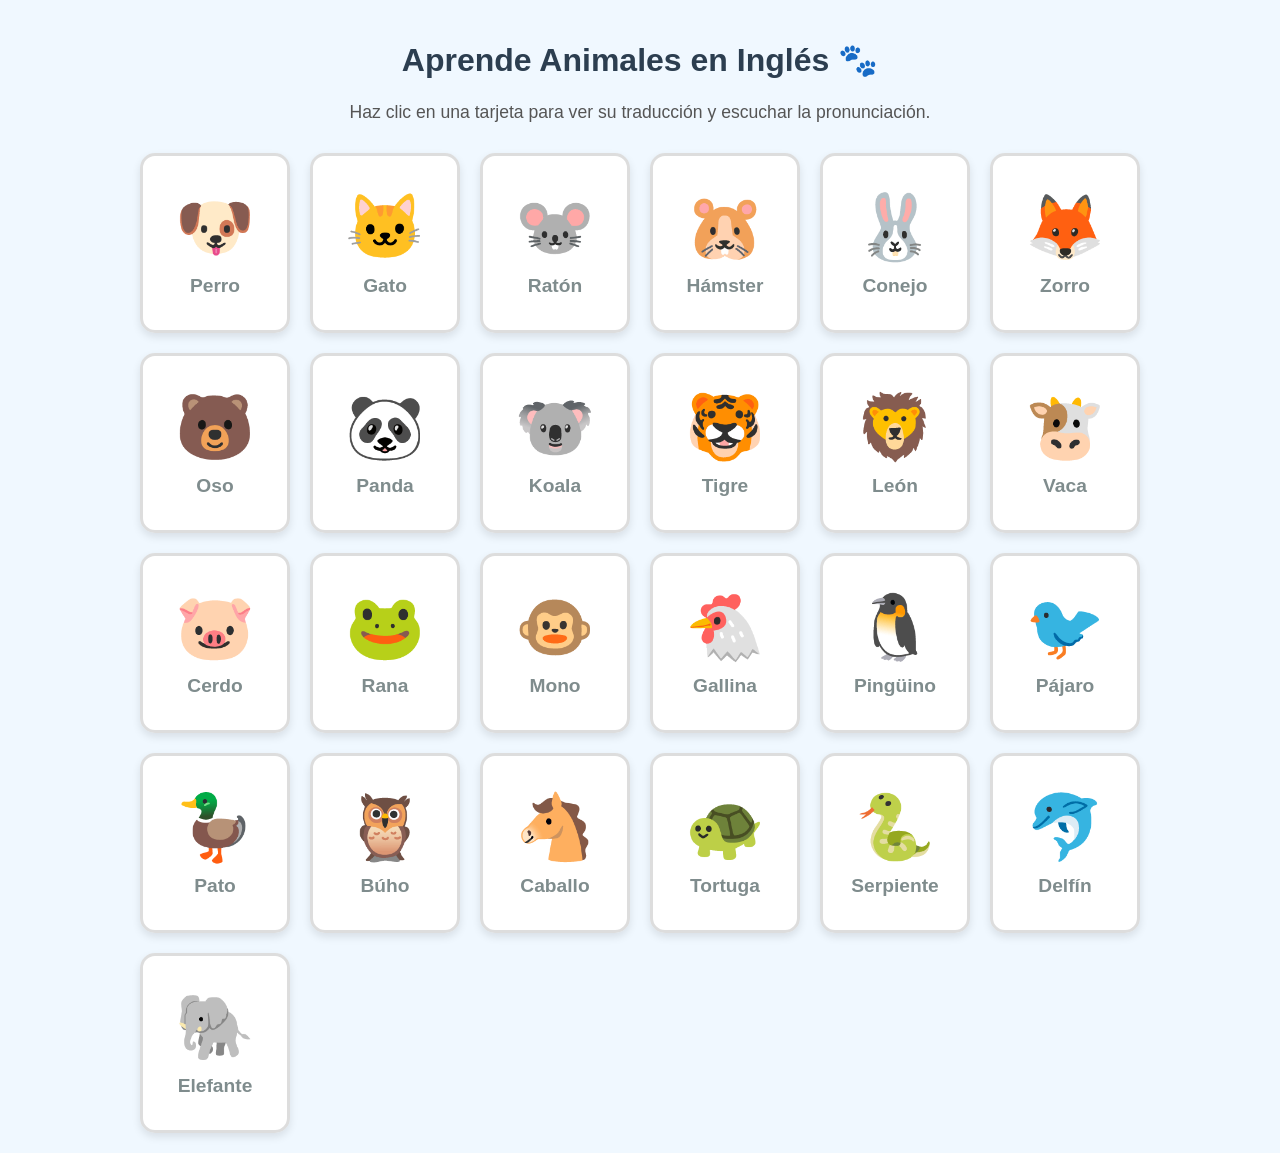
<file: Game/index.html>
<!DOCTYPE html>
<html lang="es">
<head>
    <meta charset="UTF-8">
    <meta name="viewport" content="width=device-width, initial-scale=1.0">
    <title>Vocabulario en Inglés: Animales</title>
    <style>
        /* Estilos Generales */
        body {
            font-family: 'Segoe UI', Tahoma, Geneva, Verdana, sans-serif;
            background-color: #f0f8ff;
            color: #333;
            margin: 0;
            padding: 20px;
            display: flex;
            flex-direction: column;
            align-items: center;
        }

        h1 {
            color: #2c3e50;
            text-align: center;
            margin-bottom: 5px;
        }

        p.instrucciones {
            color: #555;
            font-size: 1.1rem;
            margin-bottom: 30px;
            text-align: center;
        }

        /* Cuadrícula de Tarjetas */
        .grid-animales {
            display: grid;
            grid-template-columns: repeat(auto-fit, minmax(150px, 1fr));
            gap: 20px;
            width: 100%;
            max-width: 1000px;
        }

        /* Contenedor de la Tarjeta (Efecto 3D) */
        .tarjeta {
            background-color: transparent;
            width: 100%;
            height: 180px;
            perspective: 1000px; /* Crea el efecto 3D */
            cursor: pointer;
        }

        .tarjeta-inner {
            position: relative;
            width: 100%;
            height: 100%;
            text-align: center;
            transition: transform 0.6s;
            transform-style: preserve-3d;
            box-shadow: 0 4px 8px rgba(0,0,0,0.1);
            border-radius: 15px;
        }

        /* Clase que se activa con JavaScript para voltear */
        .tarjeta.volteada .tarjeta-inner {
            transform: rotateY(180deg);
        }

        /* Lados de la tarjeta */
        .tarjeta-frente, .tarjeta-atras {
            position: absolute;
            width: 100%;
            height: 100%;
            backface-visibility: hidden;
            display: flex;
            flex-direction: column;
            align-items: center;
            justify-content: center;
            border-radius: 15px;
            border: 3px solid #ddd;
            box-sizing: border-box;
        }

        /* Frente: Imagen (Emoji) y nombre en Español */
        .tarjeta-frente {
            background-color: #ffffff;
            color: black;
        }

        .imagen-animal {
            font-size: 4rem; /* Tamaño del emoji */
            margin-bottom: 10px;
        }

        .nombre-espanol {
            font-size: 1.2rem;
            font-weight: bold;
            color: #7f8c8d;
        }

        /* Atrás: Nombre en Inglés */
        .tarjeta-atras {
            background-color: #3498db;
            color: white;
            transform: rotateY(180deg);
            border-color: #2980b9;
        }

        .nombre-ingles {
            font-size: 1.8rem;
            font-weight: bold;
        }

        .icono-sonido {
            font-size: 1.5rem;
            margin-top: 10px;
        }

    </style>
</head>
<body>

    <h1>Aprende Animales en Inglés 🐾</h1>
    <p class="instrucciones">Haz clic en una tarjeta para ver su traducción y escuchar la pronunciación.</p>

    <div class="grid-animales" id="contenedor-animales">
        </div>

    <script>
        // Array con 25 animales: Español, Inglés y su imagen (emoji)
        const animales = [
            { es: "Perro", en: "Dog", img: "🐶" },
            { es: "Gato", en: "Cat", img: "🐱" },
            { es: "Ratón", en: "Mouse", img: "🐭" },
            { es: "Hámster", en: "Hamster", img: "🐹" },
            { es: "Conejo", en: "Rabbit", img: "🐰" },
            { es: "Zorro", en: "Fox", img: "🦊" },
            { es: "Oso", en: "Bear", img: "🐻" },
            { es: "Panda", en: "Panda", img: "🐼" },
            { es: "Koala", en: "Koala", img: "🐨" },
            { es: "Tigre", en: "Tiger", img: "🐯" },
            { es: "León", en: "Lion", img: "🦁" },
            { es: "Vaca", en: "Cow", img: "🐮" },
            { es: "Cerdo", en: "Pig", img: "🐷" },
            { es: "Rana", en: "Frog", img: "🐸" },
            { es: "Mono", en: "Monkey", img: "🐵" },
            { es: "Gallina", en: "Chicken", img: "🐔" },
            { es: "Pingüino", en: "Penguin", img: "🐧" },
            { es: "Pájaro", en: "Bird", img: "🐦" },
            { es: "Pato", en: "Duck", img: "🦆" },
            { es: "Búho", en: "Owl", img: "🦉" },
            { es: "Caballo", en: "Horse", img: "🐴" },
            { es: "Tortuga", en: "Turtle", img: "🐢" },
            { es: "Serpiente", en: "Snake", img: "🐍" },
            { es: "Delfín", en: "Dolphin", img: "🐬" },
            { es: "Elefante", en: "Elephant", img: "🐘" }
        ];

        const contenedor = document.getElementById('contenedor-animales');

        // Función para reproducir el audio en inglés
        function pronunciar(texto) {
            // Verifica si el navegador soporta síntesis de voz
            if ('speechSynthesis' in window) {
                const mensaje = new SpeechSynthesisUtterance();
                mensaje.text = texto;
                mensaje.lang = 'en-US'; // Idioma: Inglés de Estados Unidos
                mensaje.rate = 0.9;     // Velocidad ligeramente más lenta para que sea clara
                window.speechSynthesis.speak(mensaje);
            }
        }

        // Generar las tarjetas dinámicamente
        animales.forEach(animal => {
            // Crear elementos HTML
            const tarjeta = document.createElement('div');
            tarjeta.className = 'tarjeta';

            const tarjetaInner = document.createElement('div');
            tarjetaInner.className = 'tarjeta-inner';

            // Lado Frontal (Español + Imagen)
            const tarjetaFrente = document.createElement('div');
            tarjetaFrente.className = 'tarjeta-frente';
            tarjetaFrente.innerHTML = `
                <div class="imagen-animal">${animal.img}</div>
                <div class="nombre-espanol">${animal.es}</div>
            `;

            // Lado Trasero (Inglés + Icono de sonido)
            const tarjetaAtras = document.createElement('div');
            tarjetaAtras.className = 'tarjeta-atras';
            tarjetaAtras.innerHTML = `
                <div class="nombre-ingles">${animal.en}</div>
                <div class="icono-sonido">🔊</div>
            `;

            // Ensamblar la tarjeta
            tarjetaInner.appendChild(tarjetaFrente);
            tarjetaInner.appendChild(tarjetaAtras);
            tarjeta.appendChild(tarjetaInner);
            contenedor.appendChild(tarjeta);

            // Añadir el evento de clic
            tarjeta.addEventListener('click', () => {
                // Alternar la clase que da vuelta a la tarjeta
                tarjeta.classList.toggle('volteada');
                
                // Si la tarjeta se está mostrando del lado de inglés, pronunciar la palabra
                if (tarjeta.classList.contains('volteada')) {
                    pronunciar(animal.en);
                }
            });
        });
    </script>
</body>
</html>
</file>
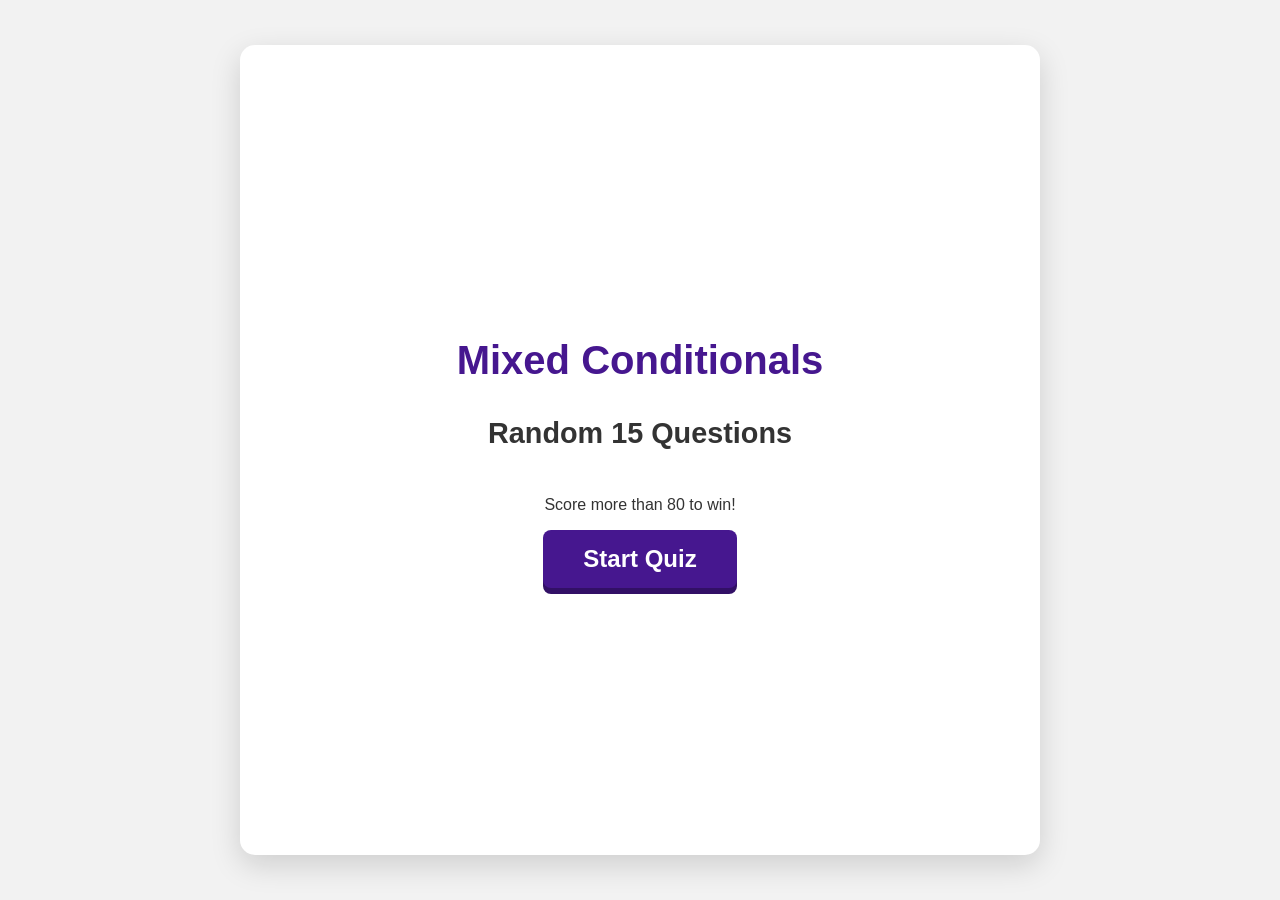
<file: Game/Conditionals/index.html>
<!DOCTYPE html>
<html lang="es">
<head>
    <meta charset="UTF-8">
    <meta name="viewport" content="width=device-width, initial-scale=1.0">
    <title>Conditionals Quiz - Random 15</title>
    <style>
        body {
            font-family: 'Montserrat', 'Segoe UI', sans-serif;
            background-color: #f2f2f2;
            margin: 0;
            display: flex;
            justify-content: center;
            align-items: center;
            height: 100vh;
            color: #333;
        }

        #app {
            background: white;
            width: 100%;
            max-width: 800px;
            height: 90vh;
            border-radius: 15px;
            box-shadow: 0 10px 30px rgba(0,0,0,0.15);
            display: flex;
            flex-direction: column;
            overflow: hidden;
            position: relative;
        }

        .hidden {
            display: none !important;
        }

        /* Pantallas */
        .screen {
            display: flex;
            flex-direction: column;
            justify-content: center;
            align-items: center;
            flex-grow: 1;
            padding: 20px;
            text-align: center;
        }

        h1 {
            font-size: 2.5rem;
            color: #46178f;
            margin-bottom: 10px;
        }

        h2 {
            font-size: 1.8rem;
            margin-bottom: 30px;
        }

        /* Botón de Inicio/Reinicio */
        .btn-primary {
            background-color: #46178f;
            color: white;
            border: none;
            padding: 15px 40px;
            font-size: 1.5rem;
            font-weight: bold;
            border-radius: 8px;
            cursor: pointer;
            box-shadow: 0 6px 0 #321066;
            transition: transform 0.1s, box-shadow 0.1s;
        }

        .btn-primary:active {
            transform: translateY(6px);
            box-shadow: none;
        }

        /* Cabecera del Juego */
        .game-header {
            display: flex;
            justify-content: space-between;
            width: 100%;
            padding: 10px 20px;
            background: #fff;
            box-sizing: border-box;
            font-size: 1.2rem;
            font-weight: bold;
            border-bottom: 2px solid #eee;
        }

        .timer {
            background: #46178f;
            color: white;
            border-radius: 50%;
            width: 50px;
            height: 50px;
            display: flex;
            justify-content: center;
            align-items: center;
            font-size: 1.5rem;
        }

        /* Área de la Pregunta */
        .question-area {
            flex-grow: 1;
            display: flex;
            align-items: center;
            justify-content: center;
            padding: 20px;
            background-color: #f2f2f2;
            width: 100%;
            box-sizing: border-box;
        }

        .question-text {
            font-size: 1.8rem;
            font-weight: bold;
            background: white;
            padding: 20px 40px;
            border-radius: 10px;
            box-shadow: 0 4px 10px rgba(0,0,0,0.05);
            width: 95%;
        }

        /* Cuadrícula de Respuestas */
        .answers-grid {
            display: grid;
            grid-template-columns: 1fr 1fr;
            gap: 15px;
            padding: 15px;
            width: 100%;
            box-sizing: border-box;
        }

        .btn-answer {
            color: white;
            border: none;
            padding: 30px 15px;
            font-size: 1.3rem;
            font-weight: bold;
            border-radius: 5px;
            cursor: pointer;
            box-shadow: 0 6px 0 rgba(0,0,0,0.2);
            display: flex;
            align-items: center;
            justify-content: center;
            transition: opacity 0.2s;
        }

        .btn-answer:active {
            transform: translateY(6px);
            box-shadow: none;
        }

        .btn-red { background-color: #e21b3c; box-shadow: 0 6px 0 #b0152e; }
        .btn-blue { background-color: #1368ce; box-shadow: 0 6px 0 #0f51a1; }
        .btn-yellow { background-color: #d89e00; box-shadow: 0 6px 0 #a87b00; }
        .btn-green { background-color: #26890c; box-shadow: 0 6px 0 #1d6b09; }

        .shape {
            display: inline-block;
            width: 20px;
            height: 20px;
            margin-right: 15px;
            background-color: white;
        }
        .shape-triangle { clip-path: polygon(50% 0%, 0% 100%, 100% 100%); }
        .shape-diamond { clip-path: polygon(50% 0%, 100% 50%, 50% 100%, 0% 50%); }
        .shape-circle { border-radius: 50%; }

        /* Estilos de la pantalla final (Gatos) */
        .cat-emoji {
            font-size: 6rem;
            margin-bottom: 10px;
        }
        .feedback-message {
            font-size: 2rem;
            font-weight: bold;
            margin-bottom: 20px;
        }

    </style>
</head>
<body>

    <div id="app">
        <!-- PANTALLA DE INICIO -->
        <div id="start-screen" class="screen">
            <h1>Mixed Conditionals</h1>
            <h2>Random 15 Questions</h2>
            <p>Score more than 80 to win!</p>
            <button class="btn-primary" onclick="startGame()">Start Quiz</button>
        </div>

        <!-- PANTALLA DEL JUEGO -->
        <div id="quiz-screen" class="screen hidden" style="padding: 0;">
            <div class="game-header">
                <div>Q: <span id="question-counter">1</span>/15</div>
                <div class="timer" id="timer">20</div>
                <div>Score: <span id="score">0</span>%</div>
            </div>
            
            <div class="question-area">
                <div class="question-text" id="question-text">Loading question...</div>
            </div>

            <div class="answers-grid">
                <button class="btn-answer btn-red" onclick="checkAnswer(0)">
                    <span class="shape shape-triangle"></span> <span id="opt0">Opción 1</span>
                </button>
                <button class="btn-answer btn-blue" onclick="checkAnswer(1)">
                    <span class="shape shape-diamond"></span> <span id="opt1">Opción 2</span>
                </button>
                <button class="btn-answer btn-yellow" onclick="checkAnswer(2)">
                    <span class="shape shape-circle"></span> <span id="opt2">Opción 3</span>
                </button>
                <button class="btn-answer btn-green" onclick="checkAnswer(3)">
                    <span class="shape shape-square"></span> <span id="opt3">Opción 4</span>
                </button>
            </div>
        </div>

        <!-- PANTALLA FINAL -->
        <div id="end-screen" class="screen hidden">
            <div id="cat-container" class="cat-emoji">😸</div>
            <div id="feedback-message" class="feedback-message">you are amazing</div>
            <h2>Your Score: <span id="final-score">0</span> / 100</h2>
            <button class="btn-primary" onclick="location.reload()">Play Again</button>
        </div>
    </div>

    <script>
        // Array de 15 preguntas con los condicionales listos para ser mezclados
        let questions = [
            { q: "If you freeze water, it ___ into ice.", options: ["turns", "will turn", "would turn", "turned"], correct: 0 },
            { q: "If Los Rojos ___ the next game, they will win the league.", options: ["win", "will win", "won", "had won"], correct: 0 },
            { q: "If I ___ a million dollars, I would travel the world.", options: ["had", "have", "will have", "had had"], correct: 0 },
            { q: "If she had studied, she ___ the exam.", options: ["would have passed", "would pass", "will pass", "passes"], correct: 0 },
            { q: "People get tired if they ___ sleep enough.", options: ["don't", "won't", "didn't", "wouldn't"], correct: 0 },
            { q: "If it rains tomorrow, we ___ the picnic.", options: ["will cancel", "cancel", "would cancel", "cancelled"], correct: 0 },
            { q: "If I were you, I ___ that car.", options: ["wouldn't buy", "won't buy", "didn't buy", "hadn't bought"], correct: 0 },
            { q: "If I had known you were in Cayalá, I ___ you.", options: ["would have visited", "would visit", "will visit", "visited"], correct: 0 },
            { q: "If you touch a fire, you ___ burned.", options: ["get", "will get", "would get", "got"], correct: 0 },
            { q: "If she calls me, I ___ her the truth.", options: ["will tell", "tell", "told", "would tell"], correct: 0 },
            { q: "What would you do if you ___ a ghost?", options: ["saw", "see", "will see", "had seen"], correct: 0 },
            { q: "I would have bought the perfume if I ___ enough money.", options: ["had had", "had", "have", "will have"], correct: 0 },
            { q: "We will miss the bus if we ___ leave now.", options: ["don't", "didn't", "won't", "wouldn't"], correct: 0 },
            { q: "If he ___ English better, he would get the job.", options: ["spoke", "speaks", "will speak", "had spoken"], correct: 0 },
            { q: "If they had taken a taxi, they ___ the flight.", options: ["wouldn't have missed", "wouldn't miss", "won't miss", "didn't miss"], correct: 0 }
        ];

        // Función para mezclar aleatoriamente las opciones dentro de cada pregunta
        function shuffleOptions(question) {
            const optionsWithIndex = question.options.map((opt, index) => ({ opt, isCorrect: index === question.correct }));
            for (let i = optionsWithIndex.length - 1; i > 0; i--) {
                const j = Math.floor(Math.random() * (i + 1));
                [optionsWithIndex[i], optionsWithIndex[j]] = [optionsWithIndex[j], optionsWithIndex[i]];
            }
            question.options = optionsWithIndex.map(item => item.opt);
            question.correct = optionsWithIndex.findIndex(item => item.isCorrect);
        }

        // Función para mezclar el orden de las preguntas (para que salgan al azar)
        function shuffleQuestions(array) {
            for (let i = array.length - 1; i > 0; i--) {
                const j = Math.floor(Math.random() * (i + 1));
                [array[i], array[j]] = [array[j], array[i]];
            }
        }

        let currentQuestionIndex = 0;
        let correctAnswers = 0;
        let timeLeft = 20;
        let timerInterval;

        const startScreen = document.getElementById('start-screen');
        const quizScreen = document.getElementById('quiz-screen');
        const endScreen = document.getElementById('end-screen');
        const questionText = document.getElementById('question-text');
        const scoreElement = document.getElementById('score');
        const timerElement = document.getElementById('timer');
        const questionCounter = document.getElementById('question-counter');

        function startGame() {
            // Mezclamos el orden de las preguntas y sus opciones al iniciar el juego
            shuffleQuestions(questions);
            questions.forEach(shuffleOptions);

            startScreen.classList.add('hidden');
            quizScreen.classList.remove('hidden');
            currentQuestionIndex = 0;
            correctAnswers = 0;
            scoreElement.innerText = 0;
            loadQuestion();
        }

        function loadQuestion() {
            clearInterval(timerInterval);
            timeLeft = 20;
            timerElement.innerText = timeLeft;

            const currentQ = questions[currentQuestionIndex];
            questionText.innerText = currentQ.q;
            questionCounter.innerText = currentQuestionIndex + 1;

            document.getElementById('opt0').innerText = currentQ.options[0];
            document.getElementById('opt1').innerText = currentQ.options[1];
            document.getElementById('opt2').innerText = currentQ.options[2];
            document.getElementById('opt3').innerText = currentQ.options[3];

            timerInterval = setInterval(() => {
                timeLeft--;
                timerElement.innerText = timeLeft;
                if (timeLeft <= 0) {
                    clearInterval(timerInterval);
                    checkAnswer(-1); // Se acabó el tiempo
                }
            }, 1000);
        }

        function checkAnswer(selectedIndex) {
            clearInterval(timerInterval);
            const correctIndex = questions[currentQuestionIndex].correct;

            if (selectedIndex === correctIndex) {
                correctAnswers++;
                // Actualizamos el porcentaje en vivo
                scoreElement.innerText = Math.round((correctAnswers / 15) * 100);
                document.body.style.backgroundColor = "#26890c"; // Verde (correcto)
            } else {
                document.body.style.backgroundColor = "#e21b3c"; // Rojo (incorrecto)
            }

            setTimeout(() => {
                document.body.style.backgroundColor = "#f2f2f2";
                currentQuestionIndex++;
                
                if (currentQuestionIndex < questions.length) {
                    loadQuestion();
                } else {
                    endGame();
                }
            }, 600);
        }

        function endGame() {
            quizScreen.classList.add('hidden');
            endScreen.classList.remove('hidden');
            
            // Calcular puntaje final exacto sobre 100
            let finalScore = Math.round((correctAnswers / 15) * 100);
            document.getElementById('final-score').innerText = finalScore;

            const catContainer = document.getElementById('cat-container');
            const feedback = document.getElementById('feedback-message');

            // Lógica del gato basada en la puntuación > 80
            if (finalScore > 80) {
                catContainer.innerText = "😸"; // Gato feliz
                feedback.innerText = "you are amazing";
                feedback.style.color = "#26890c";
            } else {
                catContainer.innerText = "😿"; // Gato triste
                feedback.innerText = "good luck next time dude";
                feedback.style.color = "#e21b3c";
            }
        }
    </script>
</body>
</html>
</file>
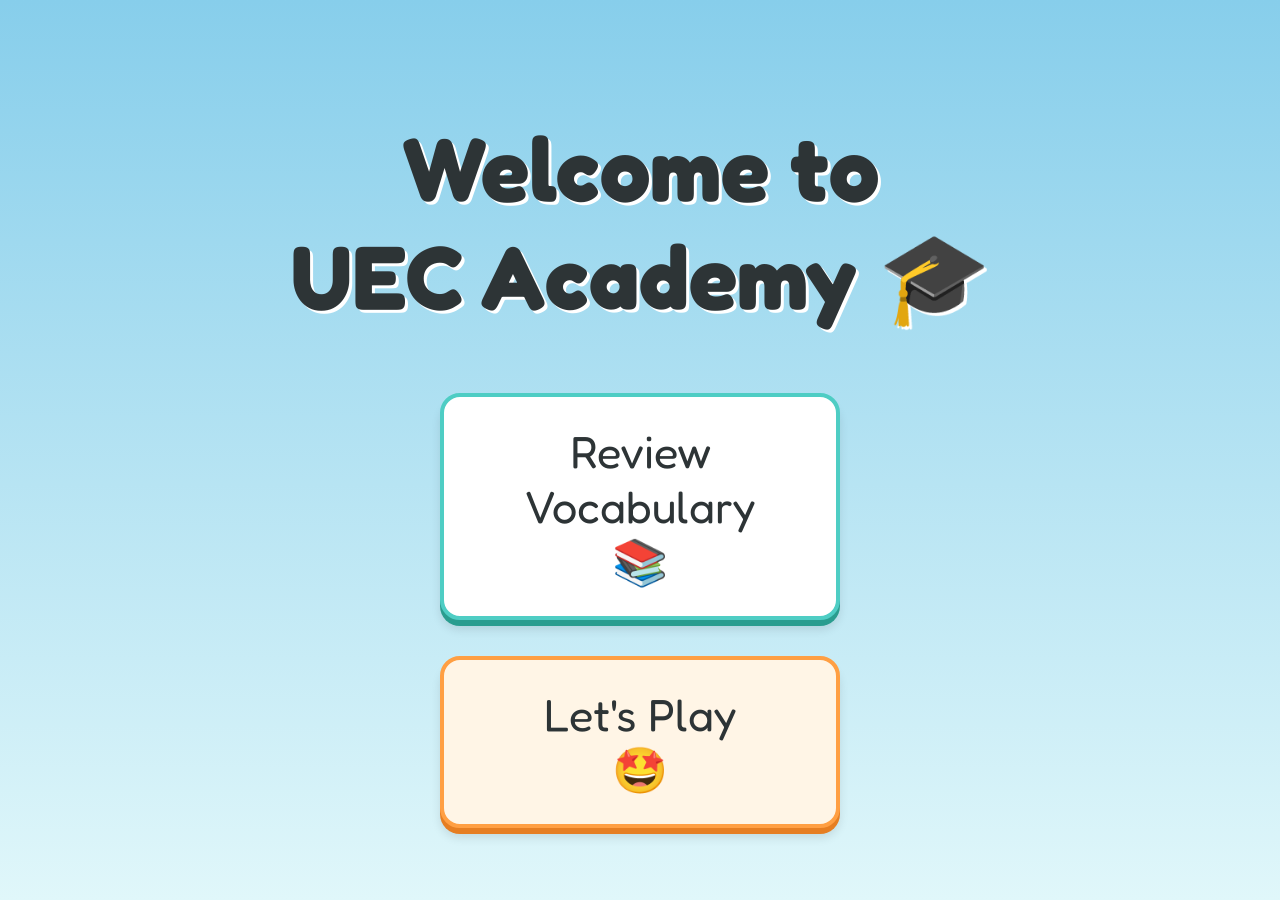
<file: Game/Try/index.html>
<!DOCTYPE html>
<html lang="es">
<head>
    <meta charset="UTF-8">
    <meta name="viewport" content="width=device-width, initial-scale=1.0, maximum-scale=1.0, user-scalable=no">
    <title>UEC Academy - English Opposites</title>
    <link href="https://fonts.googleapis.com/css2?family=Fredoka+One&family=Nunito:wght@700&display=swap" rel="stylesheet">
    <style>
        /* =========================================
           ESTILOS GENERALES
           ========================================= */
        :root {
            --bg-gradient: linear-gradient(to bottom, #87CEEB 0%, #E0F7FA 100%);
            --balloon-colors: #FF6B6B, #4ECDC4, #FFE66D, #FF9F43, #A29BFE, #FD79A8;
        }

        * {
            box-sizing: border-box;
            touch-action: manipulation;
        }

        body {
            margin: 0;
            padding: 0;
            font-family: 'Nunito', sans-serif;
            background: var(--bg-gradient);
            height: 100vh;
            width: 100vw;
            overflow: hidden;
            user-select: none;
            -webkit-user-select: none;
        }

        /* =========================================
           MENÚ PRINCIPAL
           ========================================= */
        #main-menu {
            position: absolute;
            top: 0;
            left: 0;
            width: 100%;
            height: 100%;
            background: var(--bg-gradient);
            display: flex;
            flex-direction: column;
            align-items: center;
            justify-content: center;
            z-index: 500;
        }

        .main-title {
            font-family: 'Fredoka One', cursive;
            font-size: 10vmin;
            color: #2D3436;
            text-shadow: 3px 3px 0px #FFF;
            margin-bottom: 5vh;
            text-align: center;
            line-height: 1.2;
        }

        .menu-btn {
            background: #fff;
            border: 4px solid #4ECDC4;
            border-radius: 20px;
            padding: 3vh 6vw;
            font-size: 5vmin;
            font-family: 'Fredoka One', cursive;
            color: #2D3436;
            cursor: pointer;
            margin: 2vh;
            box-shadow: 0 6px 0 #2A9D8F, 0 10px 10px rgba(0,0,0,0.1);
            transition: transform 0.1s;
            width: 80vw;
            max-width: 400px;
            text-align: center;
        }

        .menu-btn:active {
            transform: translateY(4px);
            box-shadow: 0 2px 0 #2A9D8F, 0 4px 4px rgba(0,0,0,0.1);
        }

        .menu-btn.play-btn {
            border-color: #FF9F43;
            box-shadow: 0 6px 0 #E67E22, 0 10px 10px rgba(0,0,0,0.1);
            background: #FFF5E6;
        }

        .menu-btn.play-btn:active {
            box-shadow: 0 2px 0 #E67E22, 0 4px 4px rgba(0,0,0,0.1);
        }

        /* =========================================
           BOTÓN HOME (Navegación)
           ========================================= */
        .home-btn {
            position: absolute;
            top: 2vh;
            left: 2vw;
            background: #fff;
            border: 3px solid #FF9F43;
            border-radius: 50%;
            width: 10vmin;
            height: 10vmin;
            font-size: 5vmin;
            cursor: pointer;
            z-index: 600;
            display: flex;
            align-items: center;
            justify-content: center;
            box-shadow: 0 4px 0 #E67E22;
            transition: transform 0.1s;
        }

        .home-btn:active {
            transform: translateY(2px);
            box-shadow: 0 2px 0 #E67E22;
        }

        /* =========================================
           PANTALLA DE REPASO (FLASHCARDS MEJORADAS)
           ========================================= */
        #review-screen {
            position: absolute;
            top: 0;
            left: 0;
            width: 100%;
            height: 100%;
            background: var(--bg-gradient);
            display: none;
            flex-direction: column;
            align-items: center;
            z-index: 400;
            overflow-y: auto;
            padding-top: 12vh;
            padding-bottom: 5vh;
        }

        .review-title {
            font-family: 'Fredoka One', cursive;
            font-size: 6vmin;
            color: #2D3436;
            margin-bottom: 3vh;
            text-align: center;
            padding: 0 5vw;
        }

        /* Contenedor principal de pares */
        #review-cards-container {
            display: flex;
            flex-wrap: wrap;
            justify-content: center;
            gap: 2vmin;
            width: 95vw;
            max-width: 1000px;
        }

        /* El "Cuadrito Rectangular" que contiene el par */
        .pair-group {
            background: rgba(255, 255, 255, 0.4);
            border: 2px dashed #4ECDC4;
            border-radius: 15px;
            padding: 1vmin;
            display: flex;
            gap: 1vmin;
            /* Forzamos 4 grupos por fila aprox, ajustando el ancho */
            width: calc(25% - 2vmin); 
            min-width: 140px; /* Para que no se aplasten demasiado en móvil */
            justify-content: space-between;
        }

        /* Tarjeta individual más pequeña */
        .card {
            background-color: transparent;
            width: 48%; /* Ocupa casi la mitad del grupo */
            height: 18vmin; /* Más bajitas */
            perspective: 1000px;
            cursor: pointer;
        }

        .card-inner {
            position: relative;
            width: 100%;
            height: 100%;
            text-align: center;
            transition: transform 0.6s cubic-bezier(0.175, 0.885, 0.32, 1.275);
            transform-style: preserve-3d;
        }

        .card.flipped .card-inner {
            transform: rotateY(180deg) scale(1.05);
        }

        .card-front, .card-back {
            position: absolute;
            width: 100%;
            height: 100%;
            -webkit-backface-visibility: hidden;
            backface-visibility: hidden;
            border-radius: 12px;
            display: flex;
            align-items: center;
            justify-content: center;
            box-shadow: 0 4px 8px rgba(0,0,0,0.1);
            overflow: hidden;
            border: 2px solid white;
        }

        .card-front {
            background-color: #FFF;
            font-size: 8vmin; /* Emoji más pequeño */
        }
        
        .card-img {
            width: 100%;
            height: 100%;
            object-fit: cover;
        }

        .card-back {
            background-color: #FFE66D;
            border: 2px solid #FF9F43;
            transform: rotateY(180deg);
            font-family: 'Fredoka One', cursive;
            font-size: 3.5vmin; /* Letra más pequeña */
            color: #2D3436;
        }

        /* Ajuste para móviles muy estrechos: bajar a 2 columnas */
        @media (max-width: 600px) {
            .pair-group {
                width: calc(50% - 2vmin);
            }
            .card {
                height: 22vmin;
            }
            .card-front {
                font-size: 10vmin;
            }
        }

        /* =========================================
           CONTENEDOR DEL JUEGO
           ========================================= */
        #game-container {
            display: none;
            width: 100%;
            height: 100%;
            position: relative;
        }

        #game-ui {
            position: absolute;
            top: 5vh;
            left: 0;
            width: 100%;
            text-align: center;
            z-index: 100;
            pointer-events: none;
        }

        #speaker-btn {
            pointer-events: auto;
            background: #fff;
            border: 4px solid #FF9F43;
            border-radius: 50%;
            width: 15vmin;
            height: 15vmin;
            font-size: 8vmin;
            cursor: pointer;
            box-shadow: 0 6px 0 #E67E22, 0 10px 10px rgba(0,0,0,0.2);
            transition: transform 0.1s, box-shadow 0.1s;
            display: inline-flex;
            align-items: center;
            justify-content: center;
            margin-bottom: 2vh;
        }

        #speaker-btn:active {
            transform: translateY(4px);
            box-shadow: 0 2px 0 #E67E22, 0 4px 4px rgba(0,0,0,0.2);
        }

        #target-word {
            font-family: 'Fredoka One', cursive;
            font-size: 8vmin;
            color: #2D3436;
            text-shadow: 3px 3px 0px #FFF;
            opacity: 0;
            transition: opacity 0.3s ease;
            background: rgba(255, 255, 255, 0.8);
            padding: 1vh 4vw;
            border-radius: 20px;
            display: inline-block;
        }

        #target-word.visible {
            opacity: 1;
        }

        #game-area {
            position: relative;
            width: 100%;
            height: 100%;
            overflow: hidden;
        }

        .balloon {
            position: absolute;
            bottom: -25vh;
            width: 22vmin;
            height: 26vmin;
            border-radius: 50% 50% 50% 50% / 40% 40% 60% 60%;
            display: flex;
            align-items: center;
            justify-content: center;
            cursor: pointer;
            box-shadow: inset -1vmin -1vmin 2vmin rgba(0,0,0,0.1), 0 1vmin 0.5vmin rgba(0,0,0,0.1);
            z-index: 10;
        }

        .balloon-content {
            width: 90%;
            height: 90%;
            display: flex;
            align-items: center;
            justify-content: center;
            font-size: 10vmin;
            transition: filter 0.2s ease;
            overflow: hidden;
            border-radius: 50%;
        }
        
        .balloon-img {
            width: 100%;
            height: 100%;
            object-fit: cover;
        }

        .balloon::after {
            content: '';
            position: absolute;
            bottom: -2.5vmin;
            left: 50%;
            transform: translateX(-50%);
            width: 0.4vmin;
            height: 3vmin;
            background: rgba(0,0,0,0.3);
        }

        .balloon::before {
            content: '';
            position: absolute;
            bottom: -0.5vmin;
            left: 50%;
            transform: translateX(-50%);
            width: 0;
            height: 0;
            border-left: 1vmin solid transparent;
            border-right: 1vmin solid transparent;
            border-top: 1.5vmin solid inherit;
        }

        .balloon:active {
            transform: scale(0.95);
        }

        @keyframes floatUp {
            0% { transform: translateY(0) rotate(0deg); }
            25% { transform: translateY(-25vh) rotate(2deg); }
            50% { transform: translateY(-50vh) rotate(-2deg); }
            75% { transform: translateY(-75vh) rotate(1deg); }
            100% { transform: translateY(-120vh) rotate(0deg); }
        }

        @keyframes shake-emoji {
            0%, 100% { transform: translateX(0) rotate(0deg); }
            20% { transform: translateX(-1.5vmin) rotate(-10deg); }
            40% { transform: translateX(1.5vmin) rotate(10deg); }
            60% { transform: translateX(-1.5vmin) rotate(-10deg); }
            80% { transform: translateX(1.5vmin) rotate(10deg); }
        }

        .shake-error .balloon-content {
            animation: shake-emoji 0.4s ease-in-out;
            filter: brightness(0.7) sepia(1) hue-rotate(-50deg) saturate(5);
        }

        @keyframes pop {
            0% { transform: scale(1); opacity: 1; }
            50% { transform: scale(1.4); opacity: 0.8; }
            100% { transform: scale(0); opacity: 0; }
        }

        .popped {
            animation: pop 0.3s ease-out forwards !important;
            pointer-events: none;
        }

        #end-screen {
            position: absolute;
            top: 0;
            left: 0;
            width: 100%;
            height: 100%;
            background: rgba(255, 255, 255, 0.95);
            display: none;
            flex-direction: column;
            align-items: center;
            justify-content: center;
            z-index: 200;
            text-align: center;
            padding: 5vmin;
        }

        #end-screen h1 {
            font-family: 'Fredoka One', cursive;
            font-size: 10vmin;
            color: #FF9F43;
            margin-bottom: 2vh;
            text-shadow: 2px 2px 0 #FFF;
        }

        #end-screen p {
            font-size: 4vmin;
            color: #2D3436;
            margin-bottom: 4vh;
        }

        #mistakes-container {
            display: flex;
            flex-wrap: wrap;
            justify-content: center;
            gap: 3vmin;
            margin-bottom: 4vh;
            max-width: 80vw;
        }

        .mistake-item {
            background: #FFF;
            border: 3px solid #FF6B6B;
            border-radius: 15px;
            padding: 2vmin;
            font-size: 6vmin;
            box-shadow: 0 4px 8px rgba(0,0,0,0.1);
            cursor: pointer;
            transition: transform 0.15s ease;
            width: 15vmin;
            height: 15vmin;
            display: flex;
            align-items: center;
            justify-content: center;
            overflow: hidden;
        }
        
        .mistake-img {
            width: 100%;
            height: 100%;
            object-fit: cover;
        }

        .mistake-item:active {
            transform: scale(0.9);
        }

        .restart-btn {
            background: #4ECDC4;
            color: white;
            border: none;
            padding: 3vmin 8vmin;
            font-size: 5vmin;
            font-family: 'Fredoka One', cursive;
            border-radius: 50px;
            cursor: pointer;
            box-shadow: 0 6px 0 #2A9D8F, 0 10px 10px rgba(0,0,0,0.2);
            transition: transform 0.1s;
        }

        .restart-btn:active {
            transform: translateY(4px);
            box-shadow: 0 2px 0 #2A9D8F, 0 4px 4px rgba(0,0,0,0.2);
        }

        .confetti {
            position: absolute;
            width: 2vmin;
            height: 2vmin;
            background: #f00;
            animation: fall linear forwards;
            z-index: 300;
        }
        @keyframes fall {
            to { transform: translateY(100vh) rotate(720deg); }
        }
    </style>
</head>
<body>

    <!-- MENÚ PRINCIPAL -->
    <div id="main-menu">
        <h1 class="main-title">Welcome to<br>UEC Academy 🎓</h1>
        <button class="menu-btn" onclick="showReview()">Review Vocabulary 📚</button>
        <button class="menu-btn play-btn" onclick="showGame()">Let's Play 🤩</button>
    </div>

    <!-- PANTALLA DE REPASO -->
    <div id="review-screen">
        <button class="home-btn" onclick="showMainMenu()">🏠🔙</button>
        <h2 class="review-title">Tap cards to listen! 👂</h2>
        <div id="review-cards-container"></div>
    </div>

    <!-- CONTENEDOR DEL JUEGO -->
    <div id="game-container">
        <button class="home-btn" onclick="showMainMenu()">🏠🔙</button>
        <div id="game-ui">
            <button id="speaker-btn" onclick="playCurrentWord()">🔊</button>
            <div id="target-word"></div>
        </div>
        <div id="game-area"></div>
        <div id="end-screen">
            <h1>¡Great Job! 🎉</h1>
            <p>¡Lo hiciste muy bien!</p>
            <div id="mistakes-title" style="display:none; font-size: 4vmin; color: #FF6B6B; font-weight: bold; margin-bottom: 2vh;">
                Practiquemos estas un poco más:
            </div>
            <div id="mistakes-container"></div>
            <button class="restart-btn" onclick="initGame()">Jugar Otra Vez 🔄</button>
        </div>
    </div>

    <script>
        /* =========================================
           1. CONFIGURACIÓN Y VOCABULARIO
           ========================================= */
        const vocabulary = [
            // Pares de Opuestos con Emojis Específicos
            { word: "Open", emoji: "🤚", pair: "Shut" },
            { word: "Shut", emoji: "✊", pair: "Open" },
            
            { word: "Big", emoji: "🐘", pair: "Small" },
            { word: "Small", emoji: "🐜", pair: "Big" },
            
            { word: "Fast", emoji: "🚀", pair: "Slow" },
            { word: "Slow", emoji: "🐌", pair: "Fast" },
            
            { word: "Loud", emoji: "📢", pair: "Quiet" },
            { word: "Quiet", emoji: "🤫", pair: "Loud" },
            
            { word: "Tall", emoji: "🌲", pair: "Short" },
            { word: "Short", emoji: "🌱", pair: "Tall" },
            
            { word: "Thin", emoji: "🦩", pair: "Chubby" },
            { word: "Chubby", emoji: "🦛", pair: "Thin" },
            
            // Solo estos dos usan IMÁGENES
            { word: "Old", emoji: "img/old.svg", pair: "New" },
            { word: "New", emoji: "img/new.svg", pair: "Old" },
            
            { word: "Strong", emoji: "💪", pair: "Weak" },
            { word: "Weak", emoji: "🥀", pair: "Strong" },
            
            { word: "Nice", emoji: "😇", pair: "Bad" },
            { word: "Bad", emoji: "😈", pair: "Nice" }
        ];

        const balloonColors = ['#FF6B6B', '#4ECDC4', '#FFE66D', '#FF9F43', '#A29BFE', '#FD79A8', '#55E6C1'];

        let gameQueue = [];
        let currentIndex = 0;
        let mistakes = [];
        let isLevelActive = false;
        let speechSynth = window.speechSynthesis;

        /* =========================================
           2. NAVEGACIÓN ENTRE PANTALLAS
           ========================================= */
        function showMainMenu() {
            document.getElementById('main-menu').style.display = 'flex';
            document.getElementById('review-screen').style.display = 'none';
            document.getElementById('game-container').style.display = 'none';
            
            isLevelActive = false;
            speechSynth.cancel();
            document.getElementById('game-area').innerHTML = '';
        }

        function showReview() {
            document.getElementById('main-menu').style.display = 'none';
            document.getElementById('review-screen').style.display = 'flex';
            document.getElementById('game-container').style.display = 'none';
            createReviewCards();
        }

        function showGame() {
            document.getElementById('main-menu').style.display = 'none';
            document.getElementById('review-screen').style.display = 'none';
            document.getElementById('game-container').style.display = 'block';
            initGame();
        }

        /* =========================================
           3. LÓGICA DE REPASO (AGRUPADO EN PARES)
           ========================================= */
        function createReviewCards() {
            const container = document.getElementById('review-cards-container');
            container.innerHTML = '';
            
            // Iteramos de 2 en 2 para crear los grupos
            for (let i = 0; i < vocabulary.length; i += 2) {
                const item1 = vocabulary[i];
                const item2 = vocabulary[i+1];
                
                // Crear el contenedor del par (el cuadrito rectangular)
                const group = document.createElement('div');
                group.className = 'pair-group';
                
                // Función auxiliar para crear tarjeta interna
                const createCardHTML = (item) => {
                    const isImage = item.emoji.includes('.svg') || item.emoji.includes('.png');
                    const contentHtml = isImage 
                        ? `<img src="${item.emoji}" class="card-img" alt="${item.word}">` 
                        : item.emoji;
                    
                    const card = document.createElement('div');
                    card.className = 'card';
                    card.innerHTML = `
                        <div class="card-inner">
                            <div class="card-front">${contentHtml}</div>
                            <div class="card-back">${item.word}</div>
                        </div>
                    `;
                    
                    card.addEventListener('click', () => {
                        if (!card.classList.contains('flipped')) {
                            card.classList.add('flipped');
                            speak(item.word);
                            setTimeout(() => card.classList.remove('flipped'), 1200);
                        }
                    });
                    return card;
                };

                group.appendChild(createCardHTML(item1));
                group.appendChild(createCardHTML(item2));
                
                container.appendChild(group);
            }
        }

        /* =========================================
           4. FUNCIONES DE AUDIO
           ========================================= */
        function speak(text) {
            if (speechSynth.speaking) speechSynth.cancel();
            const utterance = new SpeechSynthesisUtterance(text);
            utterance.lang = 'en-US';
            utterance.rate = 0.9;
            utterance.pitch = 1.1;
            speechSynth.speak(utterance);
        }

        function playSuccessSound() {
            const audioCtx = new (window.AudioContext || window.webkitAudioContext)();
            const oscillator = audioCtx.createOscillator();
            const gainNode = audioCtx.createGain();
            oscillator.connect(gainNode);
            gainNode.connect(audioCtx.destination);
            oscillator.type = 'sine';
            oscillator.frequency.setValueAtTime(523.25, audioCtx.currentTime);
            oscillator.frequency.exponentialRampToValueAtTime(1046.5, audioCtx.currentTime + 0.1);
            gainNode.gain.setValueAtTime(0.3, audioCtx.currentTime);
            gainNode.gain.exponentialRampToValueAtTime(0.01, audioCtx.currentTime + 0.5);
            oscillator.start();
            oscillator.stop(audioCtx.currentTime + 0.5);
        }

        function playErrorSound() {
            const audioCtx = new (window.AudioContext || window.webkitAudioContext)();
            const oscillator = audioCtx.createOscillator();
            const gainNode = audioCtx.createGain();
            oscillator.connect(gainNode);
            gainNode.connect(audioCtx.destination);
            oscillator.type = 'triangle';
            oscillator.frequency.setValueAtTime(150, audioCtx.currentTime);
            oscillator.frequency.linearRampToValueAtTime(100, audioCtx.currentTime + 0.2);
            gainNode.gain.setValueAtTime(0.2, audioCtx.currentTime);
            gainNode.gain.linearRampToValueAtTime(0.01, audioCtx.currentTime + 0.2);
            oscillator.start();
            oscillator.stop(audioCtx.currentTime + 0.2);
        }

        /* =========================================
           5. LÓGICA DEL JUEGO (ALEATORIA REAL)
           ========================================= */
        function shuffleArray(array) {
            for (let i = array.length - 1; i > 0; i--) {
                const j = Math.floor(Math.random() * (i + 1));
                [array[i], array[j]] = [array[j], array[i]];
            }
            return array;
        }

        function initGame() {
            // Creamos una lista de índices de pares (0, 1, 2... hasta 8)
            let pairIndices = [];
            for(let i=0; i<vocabulary.length; i+=2) {
                pairIndices.push(i);
            }
            
            // Mezclamos el orden de los pares
            pairIndices = shuffleArray(pairIndices);
            
            gameQueue = [];
            
            // Para cada par, elegimos ALEATORIAMENTE cuál de los dos será la pregunta
            pairIndices.forEach(index => {
                const itemA = vocabulary[index];     // Ej: Open
                const itemB = vocabulary[index + 1]; // Ej: Shut
                
                // 50% de probabilidad para cada uno
                if (Math.random() > 0.5) {
                    gameQueue.push(itemA);
                } else {
                    gameQueue.push(itemB);
                }
            });

            currentIndex = 0;
            mistakes = [];
            document.getElementById('end-screen').style.display = 'none';
            document.getElementById('game-area').innerHTML = '';
            loadLevel();
        }

        function loadLevel() {
            isLevelActive = true;
            const currentData = gameQueue[currentIndex];
            const gameArea = document.getElementById('game-area');
            gameArea.innerHTML = '';

            // Buscar el opuesto
            const oppositeData = vocabulary.find(v => v.word === currentData.pair);
            
            let options = [currentData, oppositeData];
            options = shuffleArray(options);

            options.forEach((opt, index) => {
                createBalloon(opt, opt.word === currentData.word, index);
            });

            document.getElementById('target-word').classList.remove('visible');
        }

        function createBalloon(data, isCorrect, index) {
            const balloon = document.createElement('div');
            balloon.className = 'balloon';
            
            const color = balloonColors[Math.floor(Math.random() * balloonColors.length)];
            balloon.style.backgroundColor = color;
            balloon.style.borderTopColor = color;

            const leftPos = index === 0 ? 20 : 60; 
            balloon.style.left = leftPos + '%';

            const duration = 6 + Math.random() * 4;
            const delay = Math.random() * 2;
            balloon.style.animation = `floatUp ${duration}s linear ${delay}s infinite`;

            const content = document.createElement('div');
            content.className = 'balloon-content';
            
            const isImage = data.emoji.includes('.svg') || data.emoji.includes('.png');
            if (isImage) {
                content.innerHTML = `<img src="${data.emoji}" class="balloon-img" alt="">`;
            } else {
                content.textContent = data.emoji;
            }
            
            balloon.appendChild(content);

            balloon.addEventListener('click', (e) => {
                e.stopPropagation();
                handleBalloonClick(balloon, isCorrect, data);
            });

            document.getElementById('game-area').appendChild(balloon);
        }

        function playCurrentWord() {
            if (currentIndex >= gameQueue.length) return;
            const currentData = gameQueue[currentIndex];
            
            speak(currentData.word);
            
            const wordEl = document.getElementById('target-word');
            wordEl.textContent = currentData.word;
            wordEl.classList.add('visible');
            
            setTimeout(() => {
                wordEl.classList.remove('visible');
            }, 1000);
        }

        function handleBalloonClick(balloon, isCorrect, data) {
            if (!isLevelActive) return;

            if (isCorrect) {
                isLevelActive = false;
                playSuccessSound();
                balloon.classList.add('popped');
                createConfetti(balloon.getBoundingClientRect());
                
                setTimeout(() => {
                    currentIndex++;
                    if (currentIndex < gameQueue.length) {
                        loadLevel();
                    } else {
                        endGame();
                    }
                }, 800);
            } else {
                playErrorSound();
                balloon.classList.add('shake-error');
                
                if (!mistakes.find(m => m.word === data.word)) {
                    mistakes.push(data);
                }

                setTimeout(() => {
                    balloon.classList.remove('shake-error');
                }, 400);
            }
        }

        function endGame() {
            const endScreen = document.getElementById('end-screen');
            const mistakesContainer = document.getElementById('mistakes-container');
            const mistakesTitle = document.getElementById('mistakes-title');
            
            mistakesContainer.innerHTML = '';
            
            if (mistakes.length > 0) {
                mistakesTitle.style.display = 'block';
                mistakes.forEach(m => {
                    const div = document.createElement('div');
                    div.className = 'mistake-item';
                    
                    const isImage = m.emoji.includes('.svg') || m.emoji.includes('.png');
                    if (isImage) {
                        div.innerHTML = `<img src="${m.emoji}" class="mistake-img" alt="">`;
                    } else {
                        div.textContent = m.emoji;
                    }
                    
                    div.title = "Toca para escuchar: " + m.word;
                    
                    div.addEventListener('click', () => {
                        speak(m.word);
                        div.style.transform = "scale(1.2)";
                        setTimeout(() => {
                            div.style.transform = "scale(1)";
                        }, 200);
                    });
                    
                    mistakesContainer.appendChild(div);
                });
                speak("Great job! Let's review these ones.");
            } else {
                mistakesTitle.style.display = 'none';
                speak("Excellent! Perfect score!");
            }
            
            endScreen.style.display = 'flex';
            launchFullConfetti();
        }

        function createConfetti(rect) {
            const colors = ['#f00', '#0f0', '#00f', '#ff0', '#0ff', '#f0f'];
            for (let i = 0; i < 20; i++) {
                const conf = document.createElement('div');
                conf.className = 'confetti';
                conf.style.backgroundColor = colors[Math.floor(Math.random() * colors.length)];
                conf.style.left = (rect.left + rect.width / 2) + 'px';
                conf.style.top = (rect.top + rect.height / 2) + 'px';
                
                const tx = (Math.random() - 0.5) * 200;
                const ty = (Math.random() - 0.5) * 200;
                conf.style.transform = `translate(${tx}px, ${ty}px)`;
                conf.style.transition = 'all 0.5s ease-out';
                
                document.body.appendChild(conf);
                
                setTimeout(() => {
                    conf.style.opacity = '0';
                    setTimeout(() => conf.remove(), 500);
                }, 50);
            }
        }

        function launchFullConfetti() {
            const colors = ['#FF6B6B', '#4ECDC4', '#FFE66D', '#FF9F43', '#A29BFE'];
            for (let i = 0; i < 50; i++) {
                setTimeout(() => {
                    const conf = document.createElement('div');
                    conf.className = 'confetti';
                    conf.style.backgroundColor = colors[Math.floor(Math.random() * colors.length)];
                    conf.style.left = Math.random() * 100 + 'vw';
                    conf.style.top = '-5vh';
                    conf.style.animationDuration = (2 + Math.random() * 3) + 's';
                    document.body.appendChild(conf);
                    setTimeout(() => conf.remove(), 5000);
                }, i * 50);
            }
        }

        // Iniciar en el menú principal
        window.onload = showMainMenu;
    </script>
</body>
</html>
</file>
